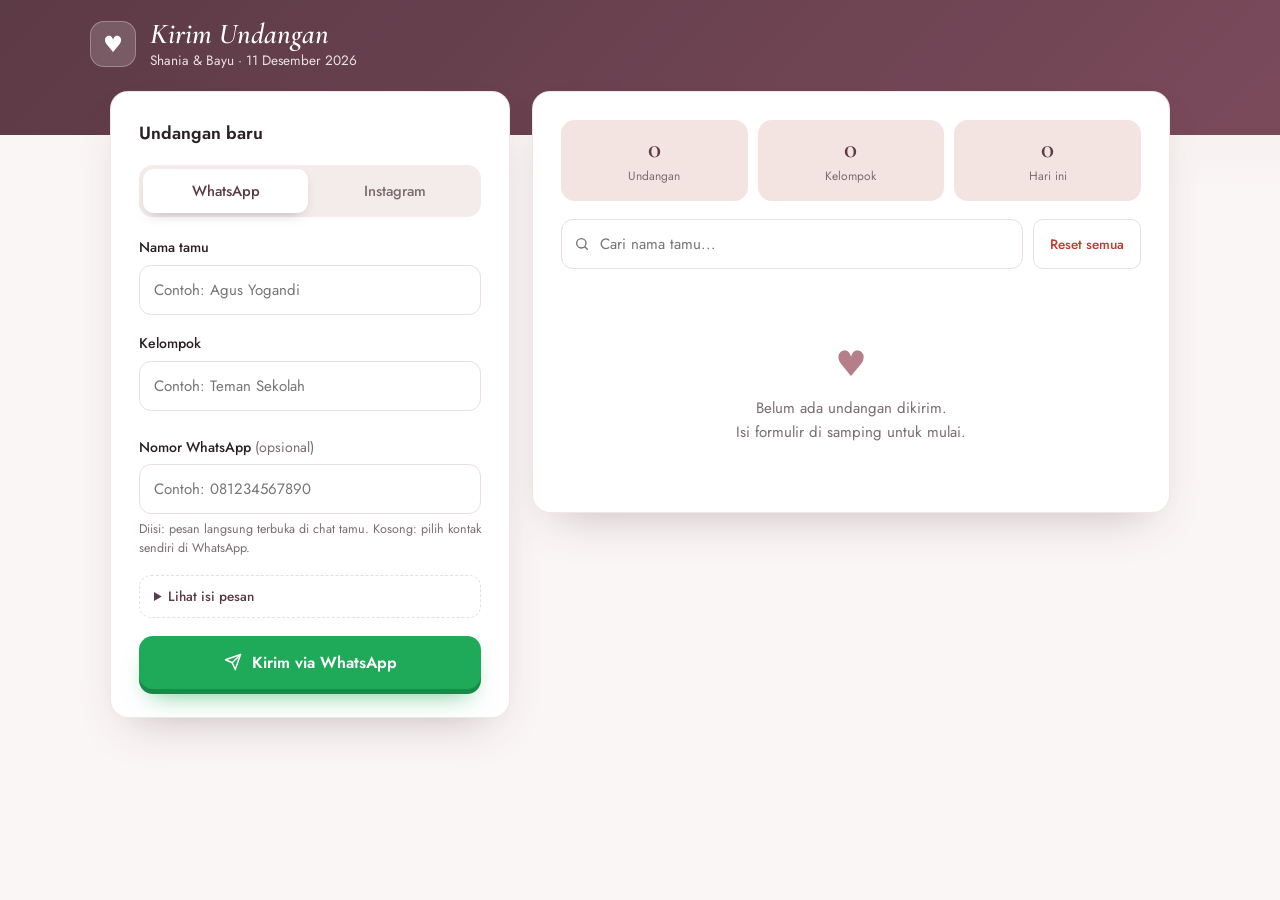
<file: admin/index.html>
<!DOCTYPE html>
<html lang="id">
<head>
    <meta charset="UTF-8">
    <meta name="viewport" content="width=device-width, initial-scale=1.0, viewport-fit=cover">
    <meta name="theme-color" content="#5c3a46">
    <title>Kirim Undangan &middot; Shania &amp; Bayu</title>

    <link rel="preconnect" href="https://fonts.googleapis.com">
    <link rel="preconnect" href="https://fonts.gstatic.com" crossorigin>
    <link href="https://fonts.googleapis.com/css2?family=Cormorant+Garamond:ital,wght@1,500;1,600&family=Jost:wght@400;500;600&display=swap" rel="stylesheet">
    <link rel="stylesheet" href="admin.css">
</head>
<body>

<header class="top">
    <div class="top-in">
        <span class="logo">&hearts;</span>
        <div>
            <h1>Kirim Undangan</h1>
            <p>Shania &amp; Bayu &middot; 11 Desember 2026</p>
        </div>
    </div>
</header>

<main class="layout">

    <!-- FORM -->
    <section class="panel form-panel">
        <h2>Undangan baru</h2>

        <form id="inviteForm" autocomplete="off" novalidate>

            <div class="channel" role="tablist" aria-label="Kirim lewat">
                <button type="button" class="seg on" data-channel="wa" role="tab" aria-selected="true">WhatsApp</button>
                <button type="button" class="seg" data-channel="ig" role="tab" aria-selected="false">Instagram</button>
            </div>

            <div class="field">
                <label for="guestName">Nama tamu</label>
                <input type="text" id="guestName" placeholder="Contoh: Agus Yogandi" required>
            </div>

            <div class="field">
                <label for="guestGroup">Kelompok</label>
                <input type="text" id="guestGroup" list="groupOptions" placeholder="Contoh: Teman Sekolah" required>
                <datalist id="groupOptions"></datalist>
                <div class="quick" id="quickGroups"></div>
            </div>

            <div class="field" id="fieldPhone">
                <label for="guestPhone">Nomor WhatsApp <em>(opsional)</em></label>
                <input type="tel" id="guestPhone" inputmode="tel" placeholder="Contoh: 081234567890">
                <small>Diisi: pesan langsung terbuka di chat tamu. Kosong: pilih kontak sendiri di WhatsApp.</small>
            </div>

            <div class="field" id="fieldIg" hidden>
                <label for="guestIg">Username Instagram <em>(opsional)</em></label>
                <input type="text" id="guestIg" placeholder="Contoh: @ags.ndi" autocapitalize="none" autocorrect="off">
                <small>Instagram tidak bisa mengisi pesan otomatis. Akan muncul panel untuk menyalin pesan dan membuka DM tamu; Anda tinggal menempel (paste) lalu kirim.</small>
            </div>

            <details class="preview">
                <summary>Lihat isi pesan</summary>
                <div class="bubble" id="preview"></div>
            </details>

            <button type="submit" class="btn-send" id="sendWA">
                <svg viewBox="0 0 24 24" width="18" height="18" fill="none" stroke="currentColor" stroke-width="2" stroke-linecap="round" stroke-linejoin="round"><path d="M22 2 11 13"/><path d="M22 2 15 22l-4-9-9-4 20-7z"/></svg>
                <span id="sendLabel">Kirim via WhatsApp</span>
            </button>
        </form>
    </section>

    <!-- DAFTAR -->
    <section class="panel list-panel">

        <div class="stats">
            <div class="stat"><b id="statTotal">0</b><span>Undangan</span></div>
            <div class="stat"><b id="statGroup">0</b><span>Kelompok</span></div>
            <div class="stat"><b id="statToday">0</b><span>Hari ini</span></div>
        </div>

        <div class="toolbar">
            <div class="search">
                <svg viewBox="0 0 24 24" width="16" height="16" fill="none" stroke="currentColor" stroke-width="2" stroke-linecap="round"><circle cx="11" cy="11" r="7"/><path d="m20 20-3.5-3.5"/></svg>
                <input type="search" id="search" placeholder="Cari nama tamu...">
            </div>
            <button type="button" class="btn-ghost danger" id="resetData">Reset semua</button>
        </div>

        <div class="chips" id="chips"></div>

        <div id="guestList" class="guest-list"></div>
    </section>

</main>

<!-- LEMBAR KIRIM INSTAGRAM -->
<div class="sheet" id="igSheet" hidden>
    <div class="sheet-card" role="dialog" aria-modal="true" aria-labelledby="igTitle">
        <h3 id="igTitle">Kirim lewat Instagram</h3>
        <p class="sheet-sub" id="igTo"></p>
        <div class="bubble" id="igMsg"></div>

        <button type="button" class="btn-send ig" id="igCopy">1. Salin pesan</button>
        <a class="open-link" id="igOpen" href="#" target="_blank" rel="noopener">2. Buka DM Instagram</a>
        <button type="button" class="btn-ghost" id="igShare" hidden>Atau bagikan lewat menu HP</button>
        <button type="button" class="btn-ghost" id="igClose">Tutup</button>
        <small>Instagram tidak bisa mengisi pesan otomatis. Salin pesan dulu, buka DM, lalu tempel (paste) dan kirim.</small>
    </div>
</div>

<div class="toast" id="toast" role="status" aria-live="polite"></div>
<script src="admin.js"></script>
</body>
</html>
</file>
<file: admin/admin.css>
:root {
    --ink: #2b2024;
    --plum: #5c3a46;
    --rose: #b57f8a;
    --rose-soft: #f4e4e1;
    --line: #eadfdd;
    --mute: #7b6b70;
    --bg: #faf6f5;
    --card: #ffffff;
    --wa: #1faa59;
    --wa-dark: #178a47;
    --danger: #c0392b;
    --sans: 'Jost', system-ui, -apple-system, 'Segoe UI', sans-serif;
    --serif: 'Cormorant Garamond', Georgia, serif;
    --radius: 18px;
}

* { box-sizing: border-box; margin: 0; padding: 0; }

body {
    font-family: var(--sans);
    font-size: 15px;
    line-height: 1.55;
    color: var(--ink);
    background:
        radial-gradient(900px 400px at 100% -10%, rgba(181,127,138,.16), transparent 70%),
        var(--bg);
    min-height: 100vh;
    -webkit-tap-highlight-color: transparent;
}

button, input { font-family: inherit; font-size: inherit; color: inherit; }
button { cursor: pointer; border: 0; }

/* ===== HEADER ===== */
.top {
    background: linear-gradient(135deg, var(--plum), #7a4a5b);
    color: #fff;
    padding: max(18px, env(safe-area-inset-top)) 20px 64px;
}
.top-in { max-width: 1100px; margin: 0 auto; display: flex; align-items: center; gap: 14px; }
.logo {
    width: 46px; height: 46px; border-radius: 14px;
    display: grid; place-items: center; font-size: 1.4rem;
    background: rgba(255,255,255,.16);
    border: 1px solid rgba(255,255,255,.28);
}
.top h1 { font: italic 600 1.8rem/1.1 var(--serif); }
.top p { font-size: .85rem; opacity: .85; }

/* ===== LAYOUT ===== */
.layout {
    max-width: 1100px;
    margin: -44px auto 0;
    padding: 0 20px 48px;
    display: grid;
    grid-template-columns: minmax(320px, 400px) 1fr;
    gap: 22px;
    align-items: start;
}

.panel {
    background: var(--card);
    border-radius: var(--radius);
    padding: clamp(20px, 3vw, 28px);
    box-shadow: 0 20px 44px -22px rgba(92,58,70,.35), 0 1px 0 rgba(255,255,255,.8) inset;
    border: 1px solid rgba(234,223,221,.7);
}
.form-panel { position: sticky; top: 18px; }
.panel h2 { font-size: 1.1rem; font-weight: 600; margin-bottom: 18px; }

/* ===== FORM ===== */
.field { margin-bottom: 18px; }
.field label { display: block; font-weight: 500; font-size: .88rem; margin-bottom: 6px; }
.field label em { font-style: normal; font-weight: 400; color: var(--mute); }
.field small { display: block; margin-top: 6px; font-size: .78rem; color: var(--mute); line-height: 1.45; }

input[type="text"], input[type="tel"], input[type="search"] {
    width: 100%;
    padding: 13px 14px;
    border: 1.5px solid var(--line);
    border-radius: 12px;
    background: #fff;
    outline: none;
    transition: border-color .2s, box-shadow .2s;
}
input:focus { border-color: var(--rose); box-shadow: 0 0 0 4px rgba(181,127,138,.16); }
input.invalid { border-color: var(--danger); box-shadow: 0 0 0 4px rgba(192,57,43,.1); }

.quick { display: flex; flex-wrap: wrap; gap: 6px; margin-top: 8px; }
.quick button {
    padding: 5px 12px; border-radius: 999px; font-size: .78rem;
    background: var(--rose-soft); color: var(--plum);
    transition: background .2s, transform .15s;
}
.quick button:hover { background: #ecd3cf; }
.quick button:active { transform: scale(.96); }

.check { display: flex; align-items: center; gap: 10px; margin-bottom: 14px; cursor: pointer; font-size: .9rem; }
.check input { width: 18px; height: 18px; accent-color: var(--plum); }

.preview { margin-bottom: 18px; border: 1px dashed var(--line); border-radius: 12px; padding: 10px 14px; }
.preview summary { cursor: pointer; font-size: .85rem; color: var(--plum); font-weight: 500; }
.bubble {
    margin-top: 10px; padding: 12px 14px;
    background: #e7f6dc; border-radius: 4px 14px 14px 14px;
    font-size: .8rem; line-height: 1.55; white-space: pre-wrap; word-break: break-word;
    max-height: 240px; overflow: auto; color: #1f2d1a;
}

/* ===== TOMBOL ===== */
.btn-send {
    width: 100%;
    display: flex; align-items: center; justify-content: center; gap: 10px;
    padding: 15px 20px; border-radius: 14px;
    background: var(--wa); color: #fff; font-weight: 600; font-size: 1rem;
    box-shadow: 0 5px 0 var(--wa-dark), 0 16px 26px -12px rgba(31,170,89,.7);
    transition: transform .15s, box-shadow .15s;
}
.btn-send:active { transform: translateY(4px); box-shadow: 0 1px 0 var(--wa-dark); }

.btn-ghost {
    padding: 10px 16px; border-radius: 10px; font-weight: 500; font-size: .85rem;
    background: transparent; border: 1.5px solid var(--line); color: var(--plum);
    transition: background .2s, border-color .2s, color .2s;
}
.btn-ghost:hover { background: var(--rose-soft); }
.btn-ghost.danger { color: var(--danger); }
.btn-ghost.danger:hover { background: #fdecea; border-color: #f2c4be; }

/* ===== STATISTIK ===== */
.stats { display: grid; grid-template-columns: repeat(3, 1fr); gap: 10px; margin-bottom: 18px; }
.stat { padding: 14px 10px; text-align: center; border-radius: 14px; background: var(--rose-soft); }
.stat b { display: block; font: 600 1.7rem/1.1 var(--serif); color: var(--plum); }
.stat span { font-size: .75rem; color: var(--mute); }

/* ===== TOOLBAR ===== */
.toolbar { display: flex; gap: 10px; margin-bottom: 12px; }
.search { position: relative; flex: 1; }
.search svg { position: absolute; left: 13px; top: 50%; transform: translateY(-50%); color: var(--mute); pointer-events: none; }
.search input { padding-left: 38px; }

.chips { display: flex; gap: 8px; overflow-x: auto; padding: 2px 0 14px; scrollbar-width: none; }
.chips::-webkit-scrollbar { display: none; }
.chip {
    flex: none; padding: 7px 14px; border-radius: 999px; font-size: .82rem; white-space: nowrap;
    background: #fff; border: 1.5px solid var(--line); color: var(--mute);
    transition: all .2s;
}
.chip b { font-weight: 600; margin-left: 4px; }
.chip.on { background: var(--plum); border-color: var(--plum); color: #fff; }

/* ===== DAFTAR TAMU ===== */
.guest-list { display: flex; flex-direction: column; gap: 10px; }

.guest {
    display: flex; align-items: center; gap: 14px;
    padding: 14px; border-radius: 14px;
    border: 1px solid var(--line); background: #fff;
    animation: pop .4s cubic-bezier(.22,.8,.2,1);
    transition: box-shadow .2s, transform .2s;
}
.guest:hover { box-shadow: 0 14px 26px -18px rgba(92,58,70,.5); transform: translateY(-1px); }
@keyframes pop { from { opacity: 0; transform: translateY(8px) scale(.98); } }

.avatar {
    flex: none; width: 44px; height: 44px; border-radius: 50%;
    display: grid; place-items: center; font-weight: 600; color: #fff;
    background: linear-gradient(135deg, var(--rose), var(--plum));
}
.info { flex: 1; min-width: 0; }
.info h3 { font-size: .98rem; font-weight: 600; white-space: nowrap; overflow: hidden; text-overflow: ellipsis; }
.meta { display: flex; flex-wrap: wrap; align-items: center; gap: 4px 10px; font-size: .78rem; color: var(--mute); }
.tag { padding: 1px 9px; border-radius: 999px; background: var(--rose-soft); color: var(--plum); font-weight: 500; }

.actions { flex: none; display: flex; gap: 6px; }
.icon-btn {
    width: 38px; height: 38px; border-radius: 10px; display: grid; place-items: center;
    background: #f6f1f0; color: var(--plum); transition: background .2s, color .2s, transform .15s;
}
.icon-btn:hover { background: var(--rose-soft); }
.icon-btn:active { transform: scale(.92); }
.icon-btn.wa { background: #e7f6dc; color: var(--wa-dark); }
.icon-btn.wa:hover { background: #d3efc1; }
.icon-btn.del:hover { background: #fdecea; color: var(--danger); }

.empty { text-align: center; padding: 40px 16px; color: var(--mute); }
.empty .big { font-size: 2.2rem; display: block; margin-bottom: 6px; color: var(--rose); }

/* ===== TOAST ===== */
.toast {
    position: fixed; left: 50%; bottom: max(20px, env(safe-area-inset-bottom)); z-index: 50;
    transform: translate(-50%, 120px);
    padding: 12px 22px; border-radius: 999px; max-width: calc(100% - 32px);
    background: var(--ink); color: #fff; font-size: .88rem;
    box-shadow: 0 14px 30px -10px rgba(0,0,0,.5);
    transition: transform .5s cubic-bezier(.22,.8,.2,1);
}
.toast.show { transform: translate(-50%, 0); }

/* ===== RESPONSIVE ===== */
@media (max-width: 860px) {
    .layout { grid-template-columns: 1fr; margin-top: -40px; padding: 0 14px 40px; }
    .form-panel { position: static; }
}

@media (max-width: 480px) {
    .top { padding-bottom: 58px; }
    .top h1 { font-size: 1.55rem; }
    .guest { gap: 10px; padding: 12px; }
    .avatar { width: 40px; height: 40px; }
    .icon-btn { width: 36px; height: 36px; }
    .toolbar { flex-direction: column; }
    .toolbar .btn-ghost { width: 100%; }
}

@media (prefers-reduced-motion: reduce) {
    * { animation: none !important; transition-duration: .01s !important; }
}

/* ===== PILIHAN KANAL (WhatsApp / Instagram) ===== */
.channel {
    display: grid; grid-template-columns: 1fr 1fr; gap: 4px;
    padding: 4px; margin-bottom: 20px; border-radius: 14px; background: #f3ecea;
}
.seg {
    padding: 11px 10px; border-radius: 11px; font-weight: 500; font-size: .92rem;
    background: transparent; color: var(--mute);
    transition: background .25s, color .25s, box-shadow .25s;
}
.seg.on { background: #fff; color: var(--plum); box-shadow: 0 6px 14px -8px rgba(92,58,70,.5); }
[hidden] { display: none !important; }

.btn-send.ig {
    background: linear-gradient(45deg, #f09433, #dc2743 55%, #bc1888);
    box-shadow: 0 5px 0 #8f1565, 0 16px 26px -12px rgba(188,24,136,.6);
}
.btn-send.ig:active { box-shadow: 0 1px 0 #8f1565; }

.icon-btn.ig { background: #fbe7f1; color: #bc1888; }
.icon-btn.ig:hover { background: #f6d2e5; }

.via { padding: 1px 9px; border-radius: 999px; font-weight: 500; background: #e7f6dc; color: var(--wa-dark); }
.via.ig { background: #fbe7f1; color: #bc1888; }

/* ===== LEMBAR INSTAGRAM ===== */
.sheet {
    position: fixed; inset: 0; z-index: 60;
    display: flex; align-items: flex-end; justify-content: center;
    background: rgba(28,18,23,.55);
    -webkit-backdrop-filter: blur(3px); backdrop-filter: blur(3px);
    animation: fadeIn .25s ease;
}
.sheet-card {
    width: 100%; max-width: 460px; max-height: 92vh; overflow: auto;
    display: flex; flex-direction: column; gap: 10px;
    padding: 22px 20px max(22px, env(safe-area-inset-bottom));
    background: #fff; border-radius: 22px 22px 0 0;
    animation: slideUp .35s cubic-bezier(.22,.8,.2,1);
}
.sheet-card h3 { font-size: 1.05rem; }
.sheet-sub { font-size: .85rem; color: var(--mute); margin-top: -6px; }
.sheet-card .bubble { margin: 0; max-height: 170px; }
.sheet-card small { text-align: center; font-size: .76rem; color: var(--mute); }
.sheet-card .btn-ghost { width: 100%; }
.open-link {
    display: flex; align-items: center; justify-content: center;
    padding: 15px 20px; border-radius: 14px; font-weight: 600; text-decoration: none;
    background: var(--plum); color: #fff;
    box-shadow: 0 5px 0 #3a2230;
    transition: transform .15s, box-shadow .15s;
}
.open-link:active { transform: translateY(4px); box-shadow: 0 1px 0 #3a2230; }
.btn-send.done { background: var(--wa); box-shadow: 0 5px 0 var(--wa-dark); }
@keyframes fadeIn { from { opacity: 0; } }
@keyframes slideUp { from { transform: translateY(40px); opacity: 0; } }

@media (min-width: 600px) {
    .sheet { align-items: center; }
    .sheet-card { border-radius: 22px; }
}
</file>
